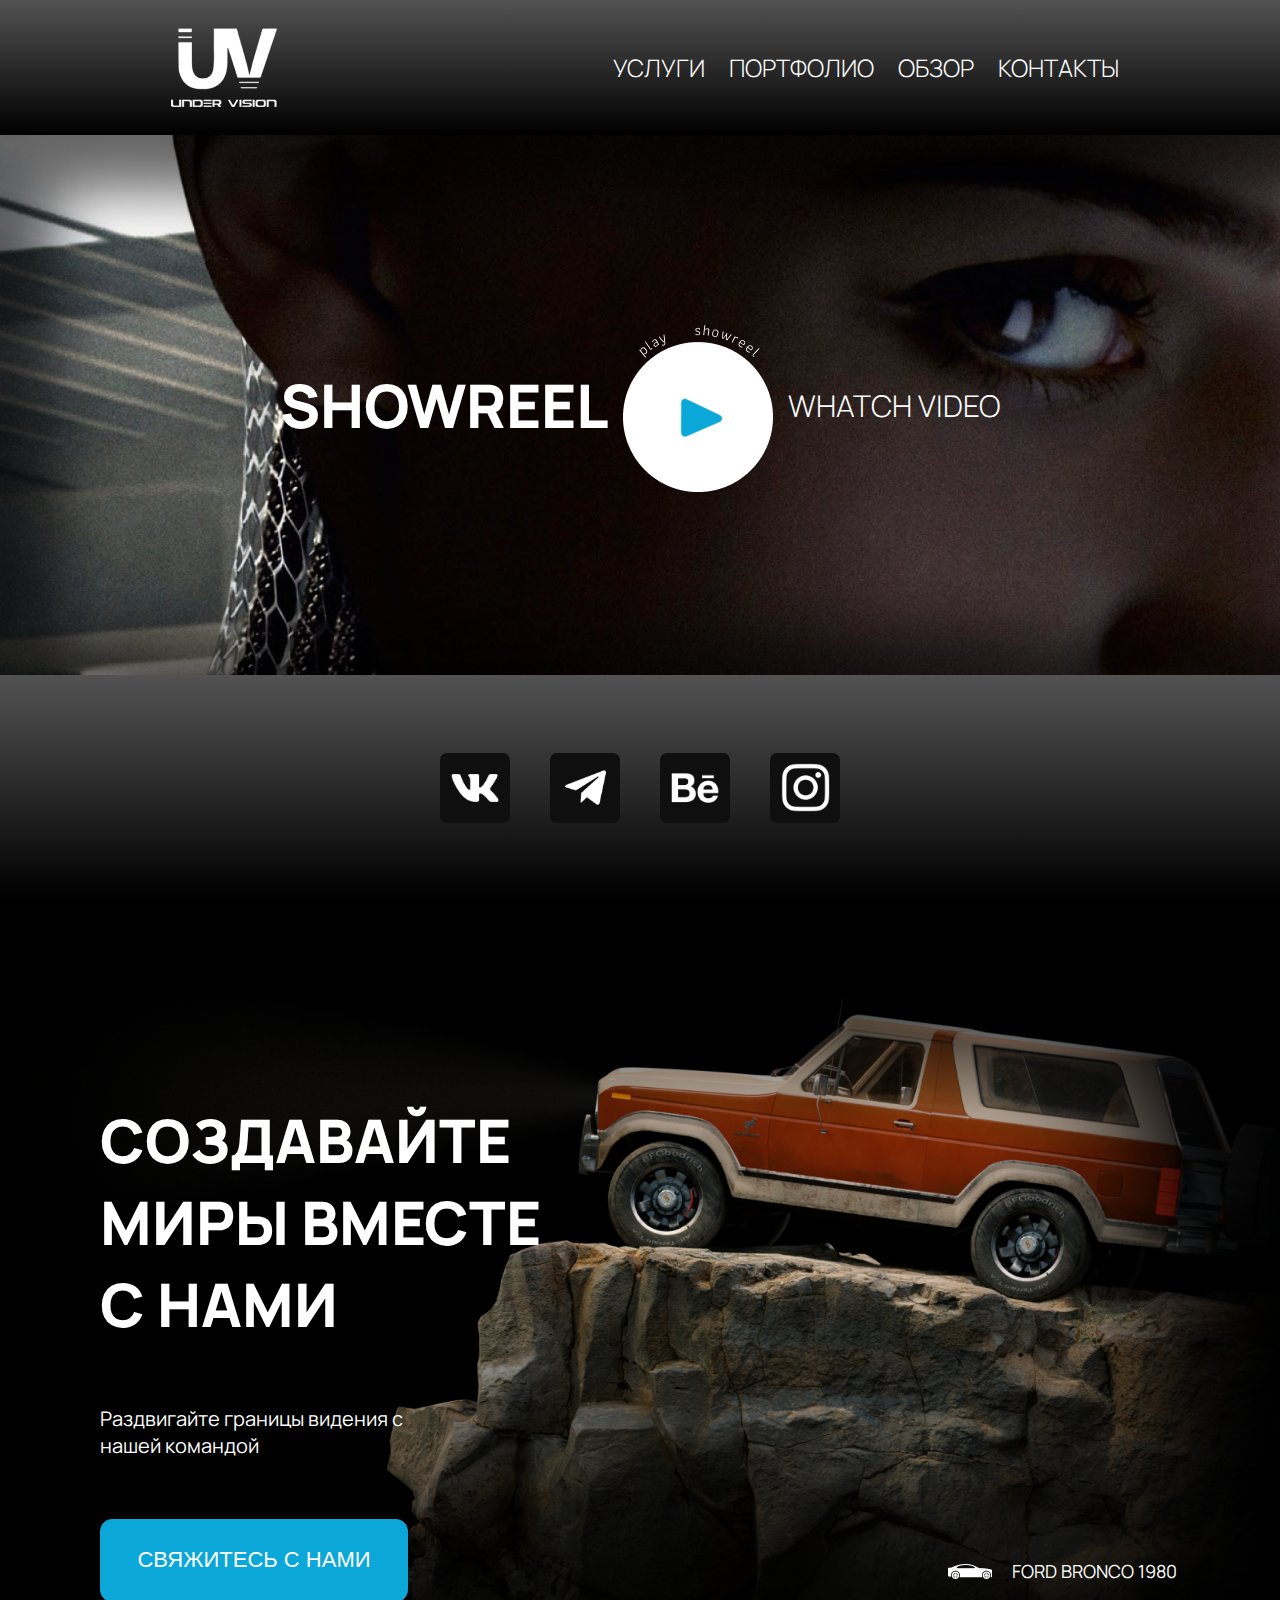
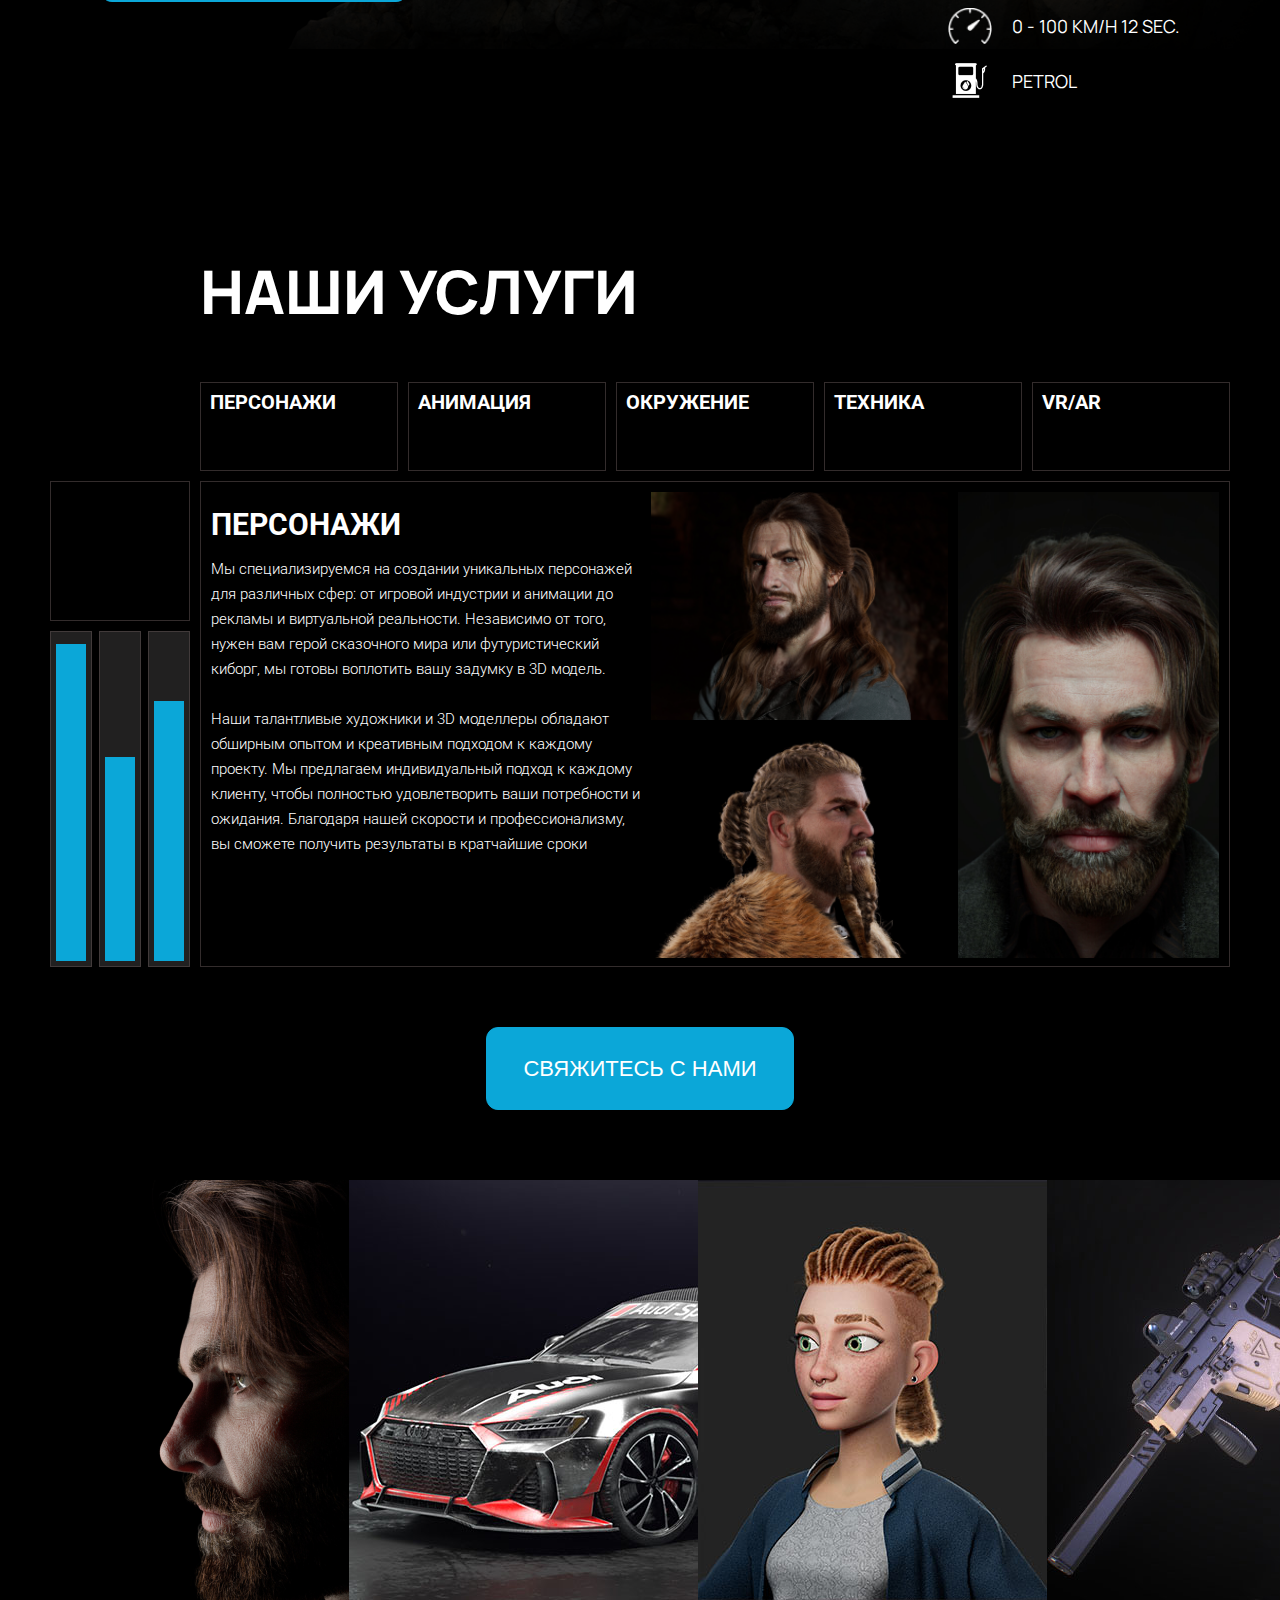
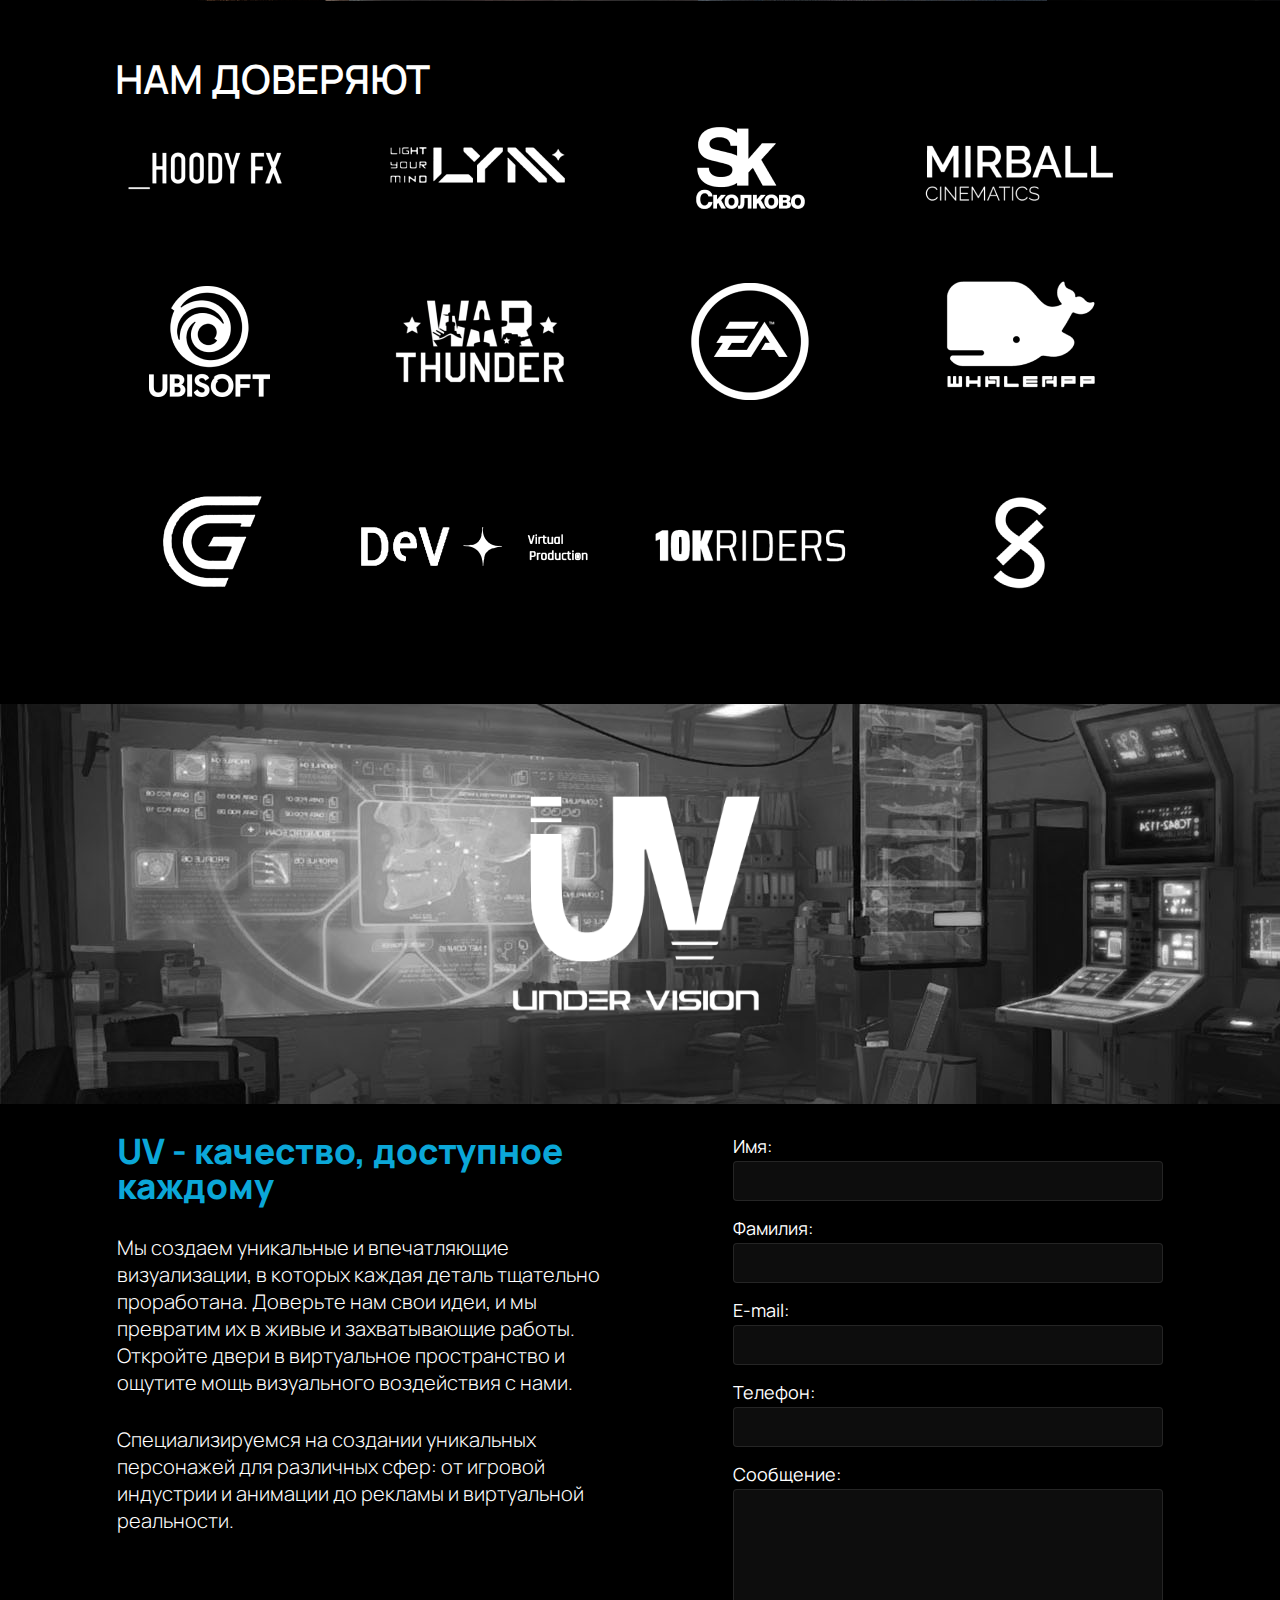
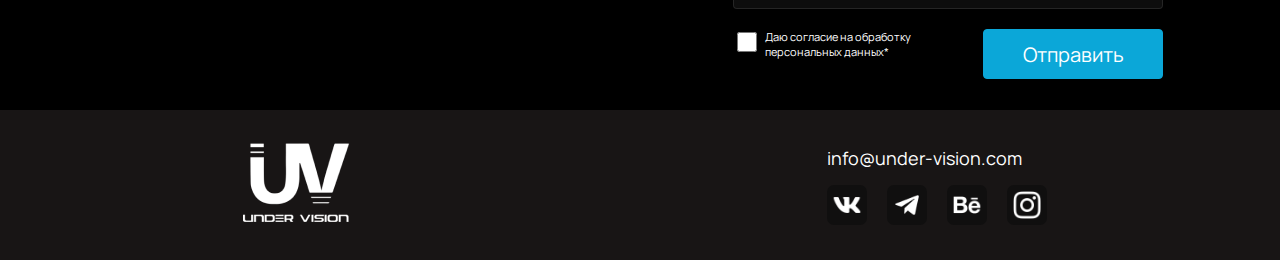
<file: index.html>
<!DOCTYPE html>
<html lang="en">
<head>
    <meta charset="utf-8">
    <title>UNDER VISION</title>
    <link rel="stylesheet" href='style/style.css'>
    <link rel="stylesheet" href="feedback.css">
    <link rel="preconnect" href="https://fonts.googleapis.com">
    <link rel="preconnect" href="https://fonts.gstatic.com" crossorigin>
    <link href="https://fonts.googleapis.com/css2?family=Inter:wght@100;900&family=Open+Sans:wght@300;700;800&display=swap" rel="stylesheet">
 </head>
<body>
  <div class="header">
      <header class="header-top">
          <img src="/img/logo.png" alt='Logo'>
          <nav class="nav">
          <a href="#link_types" class="nav-link">УСЛУГИ</a>
          <a href="#link_works" class="nav-link">ПОРТФОЛИО</a>
          <a href="#link_confid" class="nav-link">ОБЗОР</a>
          <a href="#link_contacts" class="nav-link">КОНТАКТЫ</a>
          </nav>
        </header>

        <section class="first_page">
            <div class="first_after_text">SHOWREEL</div>
            <div class="first_img_play"></div>
            <div class="first_before_text">WHATCH VIDEO</div>
        </section>

        <section class="social">
          <a href="https://vk.com/undervision_studio" class="social_link"><div class="social_margin vk"></div></a>
          <a href="https://t.me/UnderVision_Studio" class="social_link"><div class="social_margin telegram"></div></a>
          <a href="https://www.behance.net/UnderVision_Studio" class="social_link"><div class="social_margin behance"></div></a>
          <a href="https://instagram.com/undervision.studio?igshid=OGQ5ZDc2ODk2ZA=="><div class="social_margin instagram"></div></a>
        </section>
    </div>

      <section class="car_block">
        <div class="block_left_container">
          <div class="text_block">
            <div class="left_sup_text">СОЗДАВАЙТЕ МИРЫ ВМЕСТЕ С НАМИ</div>
            <div class="left_sub_text">Раздвигайте границы видения с нашей командой</div>
            <a href="feedback.html"><button class="car_btn">СВЯЖИТЕСЬ С НАМИ</button></a>
          </div>
          
        </div>
        <div class="block_right_container">
          <div class="car_block_img_container">
            <img src="/img/car 1.png" class="car_block_img" alt="Car">FORD BRONCO 1980
          </div>
          <div class="car_block_img_container">
            <img src="/img/speed.png" class="car_block_img" alt="Speed">0 - 100 KM/H 12 SEC.
          </div>
          <div class="car_block_img_container">
            <img src="/img/fuel.png" class="car_block_img" alt="Fuel">PETROL
          </div>
        </div>
      </section>

      <section class="types" id="link_types">
        <div class="types_text">НАШИ УСЛУГИ</div>
        <div class="container">
          <div class="item item_1"></div>
          <div class="item item_2"><a class="nav_link" href="#"><div class="box_link">ПЕРСОНАЖИ</div></a></div>
          <div class="item item_3"><a class="nav_link" href="#"><div class="box_link">АНИМАЦИЯ</div></a></div>
          <div class="item item_4"><a class="nav_link" href="#"><div class="box_link">ОКРУЖЕНИЕ</div></a></div>
          <div class="item item_5"><a class="nav_link" href="#"><div class="box_link">ТЕХНИКА</div></a></div>
          <div class="item item_6"><a class="nav_link" href="#"><div class="box_link">VR/AR</div></a></div>
          <div class="item item_7"></div>
          <div class="item item_8">
              <div id="box1">
                  <div class="subcontainer">
                      <div class="subcont subitem_1">
                          <h1>ПЕРСОНАЖИ</h1>
                          Мы специализируемся на создании уникальных персонажей для различных сфер: от игровой индустрии и анимации до рекламы и виртуальной реальности. Независимо от того, нужен вам герой сказочного мира или футуристический киборг, мы готовы воплотить вашу задумку в 3D модель.
                          <br><br>
                          Наши талантливые художники и 3D моделлеры обладают обширным опытом и креативным подходом к каждому проекту. Мы предлагаем индивидуальный подход к каждому клиенту, чтобы полностью удовлетворить ваши потребности и ожидания. Благодаря нашей скорости и профессионализму, вы сможете получить результаты в кратчайшие сроки
                      </div>
                      <div class="subcont subitem_2"></div>
                      <div class="subcont subitem_3"></div>
                      <div class="subcont subitem_4"></div>
                  </div>
              </div>
          </div>
          <div class="item item_9">
              <div class="subitem">
                  <div class="subitem_line1"></div>
              </div>
              <div class="subitem">
                  <div class="subitem_line2"></div>
              </div>
              <div class="subitem">
                  <div class="subitem_line3"></div>
              </div>
          </div>
        </div>
        <a href="https://ya.ru/"><button class="car_btn">СВЯЖИТЕСЬ С НАМИ</button></a>
      </section>

      <section class="works" id="link_works">
        <img src="/img/scroll-img/artem-erikenov-final-006 1.png" alt="" class="works_img">
        <img src="/img/scroll-img/car 2.png" alt="" class="works_img">
        <img src="/img/scroll-img/girl 1.png" alt="" class="works_img">
        <img src="/img/scroll-img/gun 1.png" alt="" class="works_img">
      </section>

      <section class="partners" id="link_confid">
        <div class="partners_text">НАМ ДОВЕРЯЮТ</div>
        <div class="partners_container">
          <div class="part_it"><img src="/img/partners/hoodyfx.png" alt=""></div>
          <div class="part_it"><img src="/img/partners/LYM.png" alt=""></div>
          <div class="part_it"><img src="/img/partners/Skolkovo.png" alt=""></div>
          <div class="part_it"><img src="/img/partners/MIRBALL 1.png" alt=""></div>
          <div class="part_it"><img src="/img/partners/ubisoft.png" alt=""></div>
          <div class="part_it"><img src="/img/partners/war thunder.png" alt=""></div>
          <div class="part_it"><img src="/img/partners/EA.png" alt=""></div>
          <div class="part_it"><img src="/img/partners/whaleapp 1.png" alt=""></div>
          <div class="part_it"><img src="/img/partners/GRAND.png" alt=""></div>
          <div class="part_it"><img src="/img/partners/DEV VP 1.png" alt=""></div>
          <div class="part_it"><img src="/img/partners/10k 1.png" alt=""></div>
          <div class="part_it"><img src="/img/partners/skyfall 1.png" alt=""></div>
        </div>
      </section>

      <section class="banner">
        <img src="/img/logo-big.png" alt="">
      </section>

      <section class="feedback" id="link_contacts">
        <div class="feedback__left_box">
          <div class="feedback__suptext">UV - качество, доступное каждому</div>
          <div class="feedback__subtext">
          Мы создаем уникальные и впечатляющие визуализации, в которых каждая деталь тщательно проработана. Доверьте нам свои идеи, и мы превратим их в живые и захватывающие работы. Откройте двери в виртуальное пространство и ощутите мощь визуального воздействия с нами.
          </div>
          <div class="feedback__endtext">
          Cпециализируемся на создании уникальных персонажей для различных сфер: от игровой индустрии и анимации до рекламы и виртуальной реальности.
          </div>

        </div>


        <form action="mail.php" method="post" class="form">
          Имя:<br>
          <input type="text" name="name" class="form_input" required><br>
          Фамилия:<br>
          <input type="text" name="second" class="form_input" required><br>
          E-mail:<br>
          <input type="text" name="email" class="form_input" required><br>
          Телефон:<br>
          <input type="text" name="phone" class="form_input"><br>
          Сообщение:<br>
          <textarea name="message" class="form_input form_input_message"></textarea><br>
  
          <div class="form_footer">
              <div class="form_box_checkbox">
                  <input type="checkbox" class="form_checkbox" required>Даю согласие на обработку<br>персональных данных*
              </div>
              <input type="submit" value="Отправить" class="form_button">
          </div>
      </form>

      </section>

      <section class="footer">
        <div class="footer__left_box">
          <img src="img/logo.png" alt="Logo">
        </div>
        <div class="footer__right_box">
          <div class="right_box_text">info@under-vision.com</div>
          <div class="footer_social">
            <a href="https://vk.com/undervision_studio" class="footer__social_link"><div class="social_footer vk"></div></a>
            <a href="https://t.me/UnderVision_Studio" class="footer__social_link"><div class="social_footer telegram"></div></a>
            <a href="https://www.behance.net/UnderVision_Studio" class="footer__social_link"><div class="social_footer behance"></div></a>
            <a href="https://instagram.com/undervision.studio?igshid=OGQ5ZDc2ODk2ZA=="><div class="social_footer instagram"></div></a>
          </div>
        </div>
      </section>

  </body>
</file>
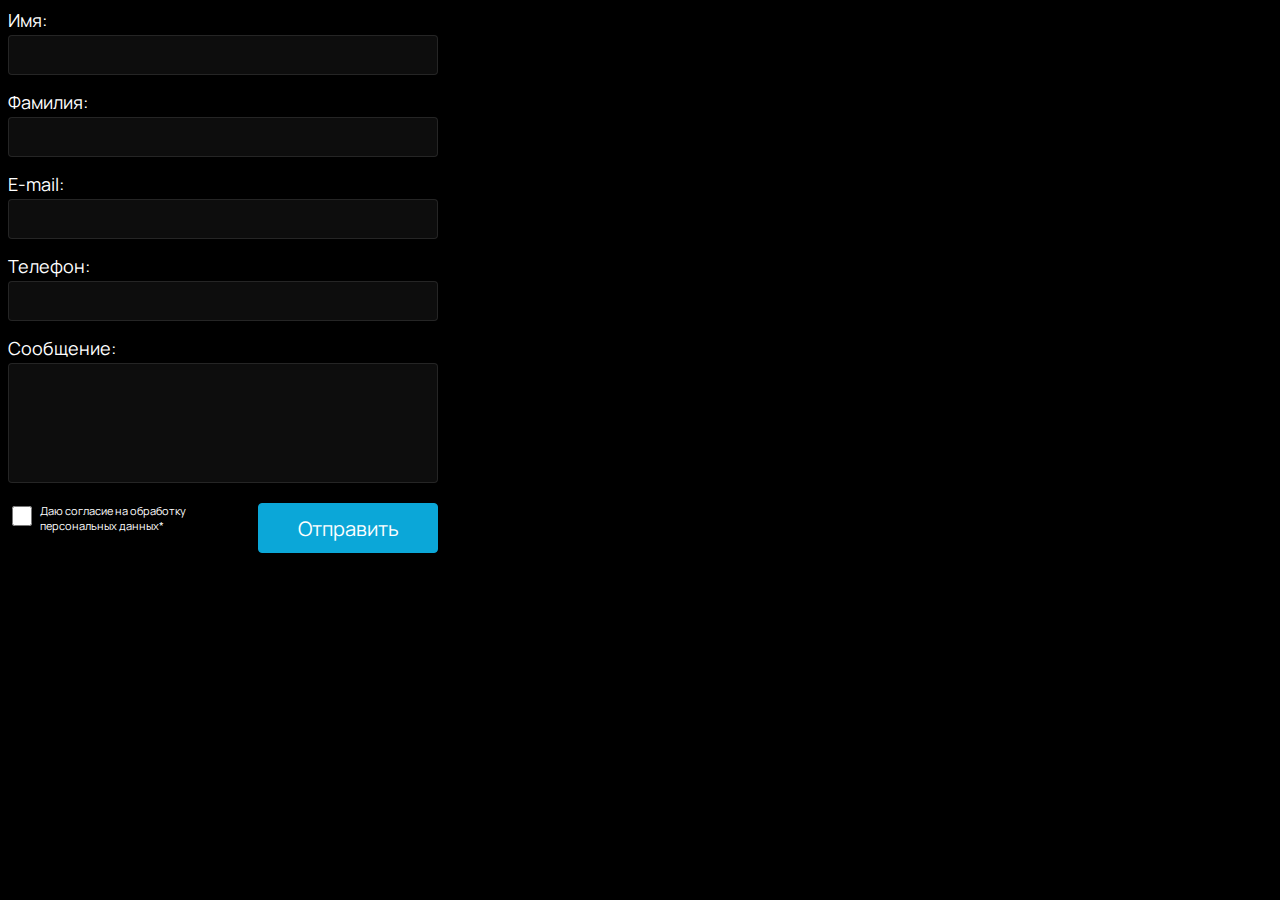
<file: feedback.html>
<!DOCTYPE html>
<html lang="ru">
<head>
    <meta charset="UTF-8">
    <meta http-equiv="X-UA-Compatible" content="IE=edge">
    <meta name="viewport" content="width=device-width, initial-scale=1.0">
    <title>Document</title>
    <link rel="stylesheet" href="feedback.css">
</head>
<body>

    <form action="mail.php" method="post" class="form">
        Имя:<br>
        <input type="text" name="name" class="form_input" required><br>
        Фамилия:<br>
        <input type="text" name="second" class="form_input" required><br>
        E-mail:<br>
        <input type="text" name="email" class="form_input" required><br>
        Телефон:<br>
        <input type="text" name="phone" class="form_input"><br>
        Сообщение:<br>
        <textarea name="message" class="form_input form_input_message"></textarea><br>

        <div class="form_footer">
            <div class="form_box_checkbox">
                <input type="checkbox" class="form_checkbox" required>Даю согласие на обработку<br>персональных данных*
            </div>
            <input type="submit" value="Отправить" class="form_button">
        </div>

    </form>
    
</body>
</html>
</file>
<file: style/style.css>
@import url('https://fonts.googleapis.com/css2?family=Roboto:wght@300;400;500;700;900&display=swap');

body {
    margin: 0;
    padding: 0;
    font-family: 'Roboto';
    background-color: #000;
}

* {
    text-decoration: none;
}

.header {
    height: 100vh;
}

.header-top {
    display: flex;
    align-items: center;
    justify-content: space-around;
    height: 15%;
    background: -webkit-linear-gradient(180deg, rgb(82, 82, 82), rgb(0, 0, 0) 100%);
    background: -moz-linear-gradient(180deg, rgb(82, 82, 82), rgb(0, 0, 0) 100%);
    background: linear-gradient(180deg, rgb(82, 82, 82), rgb(0, 0, 0) 100%);
}

.nav-link {
    align-self: center;
    color: #fff;
    font-size: 24px;
    font-weight: 300;
}

.nav-link:not(:last-child) {
    margin-right: 20px;
}

.nav-link:hover {
    color: #0BA7D8;
    border-bottom: 1px solid #0BA7D8;
    transition: 0.3s;
}

.first_page {
    height: 60%;
    background-image: url(/img/showreel.png);
    background-repeat: no-repeat;
    background-size: cover;
    display: flex;
    justify-content: center;
    align-items: center;
    color: #fff;
}

.first_after_text {
    font-size: 60px;
    font-weight: 900;
}

.first_img_play {
    width: 150px;
    height: 174px;
    background-image: url(/img/button1.png);
    background-repeat: no-repeat;
}

.first_before_text {
    font-size: 30px;
    font-weight: 300;
}

.first_after_text, .first_img_play {
    margin-right: 15px;
}

.social {
    height: 25%;
    display: flex;
    justify-content: center;
    align-items: center;
    background: -webkit-linear-gradient(180deg, rgb(82, 82, 82), rgb(0, 0, 0) 100%);
    background: -moz-linear-gradient(180deg, rgb(82, 82, 82), rgb(0, 0, 0) 100%);
    background: linear-gradient(180deg, rgb(82, 82, 82), rgb(0, 0, 0) 100%);
}

.social_link {
    margin-right: 40px;
}

.social_margin {
    display: flex;
    justify-content: center;
    align-items: center;
    width: 70px;
    height: 70px;
    background-color: #100f0f;
    border-radius: 7px;
}

.social_margin:hover {
    background-color: #fff;
    cursor: pointer;
}

.vk {
    background-image: url(/img/bxl-vk.png);
    background-size: 80%;
    background-repeat: no-repeat;
    background-position: center center;
}

.vk:hover {
    background-image: url(/img/bxl-vk-h.png);
    transition: 0.7s;
}

.telegram {
    background-image: url(/img/bxl-telegram.png);
    background-size: 70%;
    background-repeat: no-repeat;
    background-position: center center;
}

.telegram:hover {
    background-image: url(/img/bxl-telegram-h.png);
    transition: 0.7s;
}

.behance {
    background-image: url(/img/bxl-behance.png);
    background-size: 80%;
    background-repeat: no-repeat;
    background-position: center center;
}

.behance:hover {
    background-image: url(/img/bxl-behance-h.png);
    transition: 0.7s;
}

.instagram {
    background-image: url(/img/bxl-instagram.png);
    background-size: 70%;
    background-repeat: no-repeat;
    background-position: center center;
}

.instagram:hover {
    background-image: url(/img/bxl-instagram-h.png);
    transition: 0.7s;
}


.car_block {
    display: flex;
    justify-content: space-between;
    height: 100vh;
    background-image: url(/img/render1.png);
    background-repeat: no-repeat;
    background-size: contain;
    color: #fff;
}

.block_left_container {
    display: flex;
    flex-direction: column;
    justify-content: space-around;
    width: 441px;
    padding-left: 100px;
}

.left_sup_text {
    font-size: 60px;
    font-weight: 900;
    margin-bottom: 60px;
}

.left_sub_text {
    width: 304px;
    font-size: 20px;
    font-weight: 400;
    margin-bottom: 60px;
}

.car_btn {
    width: 308px;
    height: 83px;
    background-color: #0BA7D8;
    border: 1px solid #0BA7D8;
    border-radius: 12px;
    color: #fff;
    font-size: 22px;
    font-weight: 300;
    cursor: pointer;
}

.car_btn:hover {
    background-color: #fff;
    border: 1px solid #fff;
    color: #0BA7D8;
    transition: 0.5s;
}


.block_right_container {
    display: flex;
    flex-direction: column;
    justify-content: end;
    padding-bottom: 100px;
    padding-right: 100px;
}

.car_block_img {
    width: 44px;
    margin-right: 20px;
}

.car_block_img_container {
    display: flex;
    align-items: center;
}

.car_block_img_container:nth-child(1) {
    margin-bottom: 15px;
}

.car_block_img_container:nth-child(2) {
    margin-bottom: 17px;
}

.types {
    display: flex;
    flex-direction: column;
    align-items: center;
    padding: 50px 0;
}

.types_text {
    width: 1180px;
    margin-bottom: 50px;
    padding-left: 150px;
    box-sizing: border-box;
    font-size: 60px;
    font-weight: 900;
    color: #fff;
}

.container {
    display: grid;
    grid-gap: 10px;
    grid-template-columns: 140px 198px 198px 198px 198px 198px;
    grid-template-rows: 89px 140px 336px;
    color: #fff;
    justify-content: center;
    font-family: 'Roboto';
    margin-bottom: 60px;
}

.item {
    border: 1px solid rgba(92, 80, 80, 0.55);
    font-weight: 700;
}

.item_2, .item_3, .item_4, .item_5, .item_6 {
    box-sizing: border-box;
    font-size: 20px;
}

.item_1 {
    border: none;
}

.box_link {
    padding: 7px 9px;
    box-sizing: border-box;
    height: 100%;
}

.nav_link {
    color: #fff;
    text-decoration: none;
}

.box_link:hover {
    background-color: #212020;
}

.box_link:active {
    background-color: #212020;
}

.item_8 {
    grid-column: 2/7;
    grid-row: 2/4;
}

.subcontainer {
    display: grid;
    grid-gap: 10px;
    grid-template-columns: 1fr 297px 261px;
    grid-template-rows: 1fr 1fr;
    padding: 10px;
    height: 466px;
}

.subcont {
    grid-gap: 10px;
}

.subitem_1 {
    grid-row: 1/3;
    line-height: 25px;
    font-weight: 300;
    font-size: 15px;
}

.subitem_2 {
    background-image: url(/img/item1.png);
    background-repeat: no-repeat;
    background-size: cover;
}

.subitem_3 {
    grid-column: 3/4;
    grid-row: 1/3;
    background-image: url(/img/item3.png);
    background-repeat: no-repeat;
    background-size: cover;
}

.subitem_4 {
    background-image: url(/img/item2.png);
    background-repeat: no-repeat;
    background-size: cover;
}

.item_9 {
    display: flex;
    justify-content: space-between;
    border: none;
}

.subitem {
    display: flex;
    width: 42px;
    height: 100%;
    border: 1px solid rgba(92, 80, 80, 0.55);
    background-color: #212020;
    padding: 5px;
    box-sizing: border-box;
}

.subitem_line1 {
    align-self: flex-end;
    width: 100%;
    height: 317px;
    background-color: rgba(11, 167, 216, 1);
}

.subitem_line2 {
    align-self: flex-end;
    width: 100%;
    height: 204px;
    background-color: rgba(11, 167, 216, 1);
}

.subitem_line3 {
    align-self: flex-end;
    width: 100%;
    height: 260px;
    background-color: rgba(11, 167, 216, 1);
}

.works {
    display: flex;
    justify-content: space-evenly;
    padding: 20px 0;
}

.works_img {
    width: 349px;
    height: 421px;
}

.partners {
    display: flex;
    flex-direction: column;
    align-items: center;
    padding: 30px 0;
    color: #fff;
}

.partners_text {
    width: 1050px;
    font-size: 40px;
    font-weight: 600;
}

.part_it {
    width: 80%;
    height: 80%;
    display: flex;
    justify-content: center;
    align-items: center;
}

.partners_container {
    display: grid;
    grid-template-columns: 255px 255px 255px 255px;
    grid-gap: 15px;
    color: #fff;
}

.banner {
    width: 100%;
    height: 400px;
    background-image: url(/img/background.jpg);
    background-repeat: no-repeat;
    display: flex;
    justify-content: center;
    align-items: center;
}

.banner > img {
    width: 300px;
    height: 300px;
}

.feedback {
    width: 100%;
    margin-top: 30px;
    margin-bottom: 30px;
    border-bottom: 1px solid #000;
    display: flex;
    justify-content: space-evenly;
}

.feedback__left_box {
    width: 500px;
    display: flex;
    flex-direction: column;
}

.feedback__suptext {
    line-height: 1;
    font-size: 35px;
    font-weight: 800;
    color: #0BA7D8;
    margin-bottom: 30px;
}

.feedback__subtext {
    font-size: 20px;
    font-weight: 300;
    margin-bottom: 30px;
}

.feedback__endtext {
    font-size: 20px;
    font-weight: 300;
}

.footer {
    background-color: #181515;
    width: 100%;
    height: 150px;
    display: flex;
    justify-content: space-around;
    align-items: center;
}

.footer_social {
    display: flex;
    margin-top: 15px;
}

.social_footer {
    display: flex;
    justify-content: center;
    align-items: center;
    width: 40px;
    height: 40px;
    background-color: #100f0f;
    border-radius: 7px;
}

.social_footer:hover {
    background-color: #fff;
    cursor: pointer;
}

.footer__social_link {
    margin-right: 20px;
}
</file>
<file: feedback.css>
@import url('https://fonts.googleapis.com/css2?family=Manrope:wght@300;400;500;600;700;800&display=swap');

body {
    background-color: #000;
    color: #fff;
    font-family: 'Manrope';
    font-size: 18px;
}

.form {
    width: 430px;
}

.form_input {
    width: 430px;
    height: 40px;
    margin-top: 3px;
    margin-bottom: 15px;
    border: 1px solid rgba(255, 255, 255, 0.10);
    border-radius: 4px;
    padding-left: 8px;
    box-sizing: border-box;
    background-color: rgba(255, 255, 255, 0.05);
    color: #fff;
    font-size: 18px;
}

.form_input_message {
    font-size: 18px;
    font-family: 'Manrope';
    padding-top: 4px;
    height: 120px;
    resize: none;
}

.form_footer {
    display: flex;
    justify-content: space-between;
    font-size: 11px;
}

.form_checkbox {
    width: 20px;
    height: 20px;
    margin-right: 8px;
}

.form_box_checkbox {
    display: flex;
}

.form_button {
    width: 180px;
    height: 50px;
    border: 1px solid rgba(11, 167, 216, 1);
    border-radius: 4px;
    box-sizing: border-box;
    background-color: rgba(11, 167, 216, 1);
    font-size: 20px;
    color: #fff;
    font-family: 'Manrope';
    cursor: pointer;
}

.form_button:hover {
    color: rgba(11, 167, 216, 1);
    background-color: #fff;
    transition: 0.5s;
}
</file>
